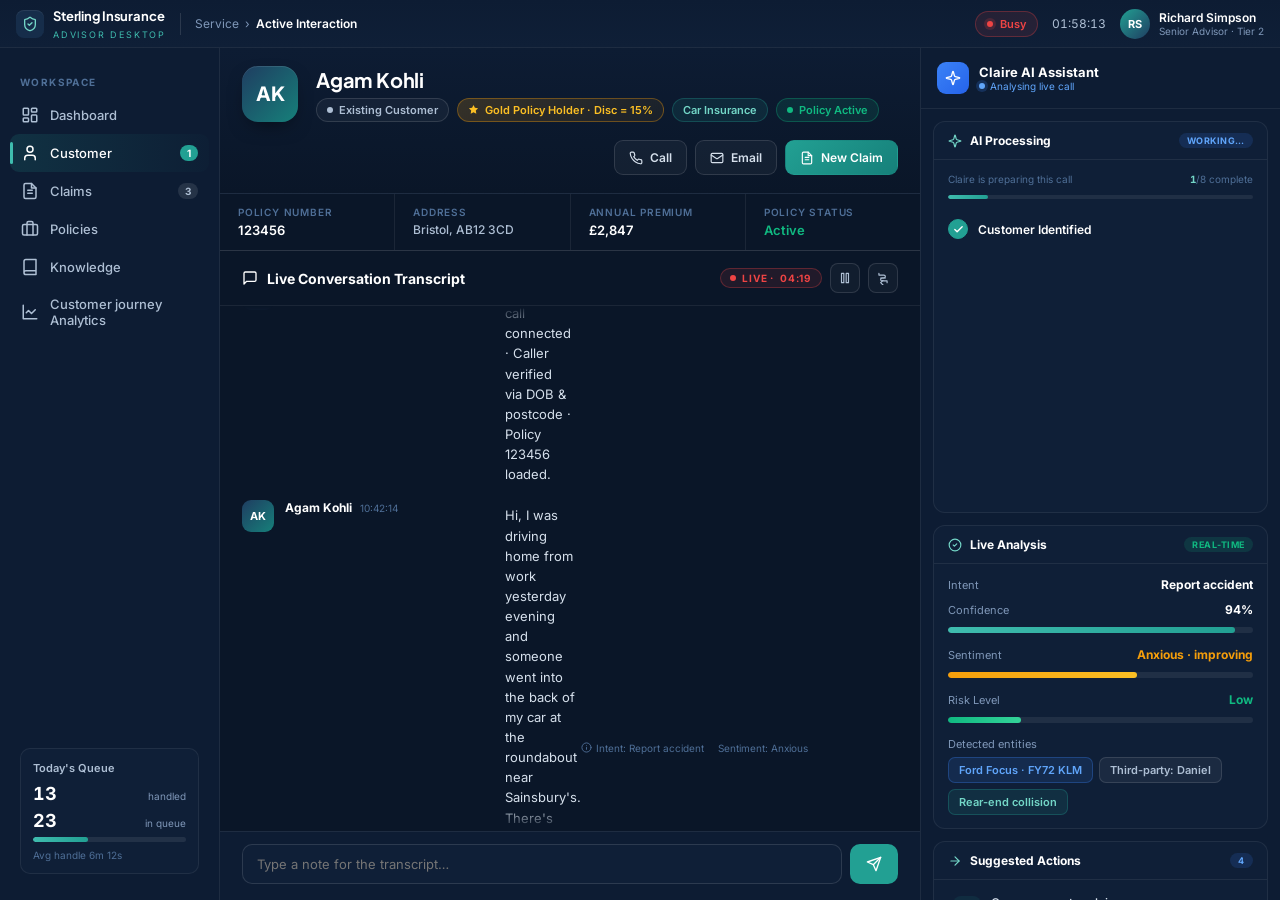
<file: agent.html>
<!doctype html>
<html lang="en">
  <head>
    <meta charset="UTF-8" />
    <meta name="viewport" content="width=device-width, initial-scale=1.0" />
    <title>Advisor Desktop — Sterling Insurance Group</title>
    <meta name="description" content="Sterling Insurance Group contact centre advisor desktop." />
    <link rel="preconnect" href="https://fonts.googleapis.com" />
    <link rel="preconnect" href="https://fonts.gstatic.com" crossorigin />
    <link href="https://fonts.googleapis.com/css2?family=Inter:wght@400;500;600;700&family=Plus+Jakarta+Sans:wght@500;600;700;800&display=swap" rel="stylesheet" />
    <style>
      :root {
        --navy-950: #060f1e;
        --navy-900: #0a1628;
        --navy-850: #0d1c33;
        --navy-800: #0f1f37;
        --navy-750: #13283f;
        --navy-700: #162d4a;
        --navy-600: #1f3d61;
        --navy-500: #2f5279;
        --navy-400: #4f6f97;
        --navy-300: #7f97b8;
        --navy-200: #aebfd4;
        --navy-100: #d6e0ec;
        --navy-50: #eef2f7;
        --teal-300: #73d6c7;
        --teal-400: #3fbcae;
        --teal-500: #22a093;
        --teal-600: #16807a;
        --blue: #3b82f6;
        --blue-light: #60a5fa;
        --amber: #f59e0b;
        --red: #ef4444;
        --green: #10b981;
        --line: rgba(255,255,255,0.07);
        --line-strong: rgba(255,255,255,0.12);
      }
      * { box-sizing: border-box; }
      html, body { margin: 0; padding: 0; height: 100%; }
      body {
        font-family: 'Inter', system-ui, -apple-system, 'Segoe UI', Roboto, sans-serif;
        background: var(--navy-950);
        color: var(--navy-100);
        overflow: hidden;
        -webkit-font-smoothing: antialiased;
        font-size: 14px;
      }
      .display { font-family: 'Plus Jakarta Sans', 'Inter', system-ui, sans-serif; }
      ::-webkit-scrollbar { width: 8px; height: 8px; }
      ::-webkit-scrollbar-track { background: transparent; }
      ::-webkit-scrollbar-thumb { background: rgba(255,255,255,0.1); border-radius: 8px; }
      ::-webkit-scrollbar-thumb:hover { background: rgba(255,255,255,0.18); }

      .app { display: grid; grid-template-rows: 48px 1fr; height: 100vh; }

      /* Top bar */
      .topbar {
        display: flex; align-items: center; justify-content: space-between;
        padding: 0 16px;
        background: linear-gradient(180deg, var(--navy-850), var(--navy-800));
        border-bottom: 1px solid var(--line);
        z-index: 20;
      }
      .topbar-left { display: flex; align-items: center; gap: 14px; }
      .brand { display: flex; align-items: center; gap: 9px; text-decoration: none; color: #fff; }
      .brand-mark {
        height: 28px; width: 28px; border-radius: 8px; background: var(--navy-700);
        display: grid; place-items: center; box-shadow: inset 0 1px 0 rgba(255,255,255,0.08);
      }
      .brand-mark svg { color: var(--teal-300); }
      .brand-name { font-weight: 700; font-size: 13px; letter-spacing: -0.01em; color: #fff; }
      .brand-sub { font-size: 9px; letter-spacing: 0.2em; text-transform: uppercase; color: var(--teal-400); }
      .topbar-divider { width: 1px; height: 22px; background: var(--line-strong); }
      .crumb { font-size: 12px; color: var(--navy-300); }
      .crumb b { color: #fff; font-weight: 600; }
      .topbar-right { display: flex; align-items: center; gap: 14px; }
      .status-pill {
        display: inline-flex; align-items: center; gap: 7px;
        font-size: 11px; font-weight: 600; color: var(--green);
        padding: 5px 11px; border-radius: 999px;
        background: rgba(16,185,129,0.1); border: 1px solid rgba(16,185,129,0.25);
      }
      .status-pill .dot { height: 6px; width: 6px; border-radius: 50%; background: var(--green); box-shadow: 0 0 0 3px rgba(16,185,129,0.18); animation: blink 2s infinite; }
      .status-pill.busy { color: var(--red); background: rgba(239,68,68,0.1); border-color: rgba(239,68,68,0.3); }
      .status-pill.busy .dot { background: var(--red); box-shadow: 0 0 0 3px rgba(239,68,68,0.18); }
      .clock { font-size: 12px; color: var(--navy-200); font-variant-numeric: tabular-nums; }
      .advisor { display: flex; align-items: center; gap: 9px; }
      .advisor-avatar {
        height: 30px; width: 30px; border-radius: 50%;
        background: linear-gradient(135deg, var(--teal-500), var(--navy-600));
        display: grid; place-items: center; font-size: 11px; font-weight: 700; color: #fff;
      }
      .advisor-name { font-size: 12px; font-weight: 600; color: #fff; }
      .advisor-role { font-size: 10px; color: var(--navy-300); }

      /* Body grid */
      .body { display: grid; grid-template-columns: 220px 1fr 360px; min-height: 0; }

      /* Left nav */
      .nav {
        background: var(--navy-850); border-right: 1px solid var(--line);
        display: flex; flex-direction: column; padding: 14px 10px;
        overflow-y: auto;
      }
      .nav-section { font-size: 10px; font-weight: 700; letter-spacing: 0.14em; text-transform: uppercase; color: var(--navy-400); padding: 14px 10px 8px; }
      .nav-item {
        display: flex; align-items: center; gap: 11px;
        padding: 10px 11px; border-radius: 9px; cursor: pointer;
        color: var(--navy-200); font-size: 13px; font-weight: 500;
        text-decoration: none; transition: all .15s; position: relative;
      }
      .nav-item:hover { background: rgba(255,255,255,0.04); color: #fff; }
      .nav-item.active { background: linear-gradient(90deg, rgba(34,160,147,0.16), rgba(34,160,147,0.02)); color: #fff; }
      .nav-item.active::before { content: ""; position: absolute; left: 0; top: 8px; bottom: 8px; width: 3px; border-radius: 3px; background: var(--teal-400); }
      .nav-item svg { flex: none; }
      .nav-item .badge { margin-left: auto; font-size: 10px; font-weight: 700; padding: 2px 7px; border-radius: 999px; background: var(--teal-500); color: #fff; }
      .nav-item .badge.muted { background: rgba(255,255,255,0.1); color: var(--navy-200); }
      .nav-footer { margin-top: auto; padding: 12px 10px; }
      .queue-card {
        background: var(--navy-800); border: 1px solid var(--line); border-radius: 10px; padding: 12px;
      }
      .queue-card h4 { margin: 0 0 8px; font-size: 11px; font-weight: 600; color: var(--navy-200); }
      .queue-stat { display: flex; justify-content: space-between; align-items: baseline; margin-bottom: 6px; }
      .queue-stat .v { font-size: 18px; font-weight: 700; color: #fff; font-variant-numeric: tabular-nums; }
      .queue-stat .l { font-size: 10px; color: var(--navy-300); }
      .queue-bar { height: 5px; border-radius: 4px; background: rgba(255,255,255,0.08); overflow: hidden; margin-top: 6px; }
      .queue-bar > span { display: block; height: 100%; background: linear-gradient(90deg, var(--teal-400), var(--teal-500)); border-radius: 4px; }

      /* Main */
      .main { display: grid; grid-template-rows: auto 1fr; min-width: 0; min-height: 0; background: var(--navy-900); }

      /* Customer header */
      .cust-header {
        display: flex; align-items: center; gap: 18px; flex-wrap: wrap;
        padding: 18px 22px; background: linear-gradient(180deg, var(--navy-850), var(--navy-900));
        border-bottom: 1px solid var(--line);
      }
      .cust-avatar {
        height: 56px; width: 56px; border-radius: 16px; flex: none;
        background: linear-gradient(135deg, var(--navy-600), var(--teal-600));
        display: grid; place-items: center; font-size: 20px; font-weight: 700; color: #fff;
        box-shadow: 0 8px 20px -8px rgba(0,0,0,0.6), inset 0 1px 0 rgba(255,255,255,0.1);
      }
      .cust-id { min-width: 0; }
      .cust-id h1 { margin: 0; font-size: 20px; font-weight: 700; color: #fff; letter-spacing: -0.01em; }
      .cust-id .meta { display: flex; flex-wrap: wrap; gap: 8px; margin-top: 6px; }
      .chip {
        display: inline-flex; align-items: center; gap: 6px;
        font-size: 11px; font-weight: 600; padding: 4px 10px; border-radius: 999px;
        border: 1px solid var(--line-strong); background: rgba(255,255,255,0.04); color: var(--navy-200);
      }
      .chip.gold { background: linear-gradient(135deg, rgba(245,158,11,0.18), rgba(245,158,11,0.06)); border-color: rgba(245,158,11,0.35); color: #fbbf24; }
      .chip.teal { background: rgba(34,160,147,0.12); border-color: rgba(34,160,147,0.3); color: var(--teal-300); }
      .chip.active { background: rgba(16,185,129,0.12); border-color: rgba(16,185,129,0.3); color: var(--green); }
      .chip .pip { height: 6px; width: 6px; border-radius: 50%; background: currentColor; }
      .cust-actions { margin-left: auto; display: flex; gap: 8px; }
      .btn {
        display: inline-flex; align-items: center; gap: 7px;
        font-family: inherit; font-size: 12px; font-weight: 600; cursor: pointer;
        padding: 9px 14px; border-radius: 9px; border: 1px solid var(--line-strong);
        background: rgba(255,255,255,0.04); color: var(--navy-100); transition: all .15s;
      }
      .btn:hover { background: rgba(255,255,255,0.08); color: #fff; }
      .btn.primary { background: linear-gradient(135deg, var(--teal-500), var(--teal-600)); border-color: transparent; color: #fff; }
      .btn.primary:hover { filter: brightness(1.08); }
      .btn.blue { background: linear-gradient(135deg, var(--blue), #2563eb); border-color: transparent; color: #fff; }

      /* Customer detail strip */
      .cust-strip {
        display: grid; grid-template-columns: repeat(4, 1fr); gap: 1px;
        background: var(--line); border-bottom: 1px solid var(--line);
      }
      .cust-strip .cell { background: var(--navy-900); padding: 12px 18px; }
      .cust-strip .k { font-size: 10px; font-weight: 600; letter-spacing: 0.08em; text-transform: uppercase; color: var(--navy-400); }
      .cust-strip .v { font-size: 13px; font-weight: 600; color: #fff; margin-top: 4px; }
      .cust-strip .v.small { font-size: 12px; font-weight: 500; color: var(--navy-200); }

      /* Transcript */
      .transcript-wrap { display: grid; grid-template-rows: auto 1fr auto; min-height: 0; }
      .panel-head {
        display: flex; align-items: center; justify-content: space-between;
        padding: 12px 22px; border-bottom: 1px solid var(--line);
      }
      .panel-head h2 { margin: 0; font-size: 14px; font-weight: 700; color: #fff; display: flex; align-items: center; gap: 9px; }
      .panel-head .tools { display: flex; gap: 8px; align-items: center; }
      .live-tag {
        display: inline-flex; align-items: center; gap: 6px;
        font-size: 10px; font-weight: 700; letter-spacing: 0.08em; text-transform: uppercase;
        color: var(--red); padding: 3px 9px; border-radius: 999px;
        background: rgba(239,68,68,0.1); border: 1px solid rgba(239,68,68,0.3);
      }
      .live-tag .dot { height: 6px; width: 6px; border-radius: 50%; background: var(--red); animation: blink 1.4s infinite; }
      .icon-btn {
        height: 30px; width: 30px; border-radius: 8px; display: grid; place-items: center;
        border: 1px solid var(--line-strong); background: rgba(255,255,255,0.03); color: var(--navy-200);
        cursor: pointer; transition: all .15s;
      }
      .icon-btn:hover { background: rgba(255,255,255,0.08); color: #fff; }

      .transcript { overflow-y: auto; padding: 18px 22px; }
      .msg { display: flex; gap: 11px; margin-bottom: 16px; animation: rise .35s ease-out both; }
      /* Subtle fade at the top/bottom edges so the auto-scroll feels continuous */
      .transcript {
        -webkit-mask-image: linear-gradient(180deg, transparent 0, #000 26px, #000 calc(100% - 26px), transparent 100%);
        mask-image: linear-gradient(180deg, transparent 0, #000 26px, #000 calc(100% - 26px), transparent 100%);
      }
      .msg .av {
        height: 32px; width: 32px; border-radius: 9px; flex: none; display: grid; place-items: center;
        font-size: 11px; font-weight: 700; color: #fff;
      }
      .msg.customer .av { background: linear-gradient(135deg, var(--navy-600), var(--teal-600)); }
      .msg.agent .av { background: linear-gradient(135deg, var(--teal-500), var(--navy-600)); }
      .msg.ai .av { background: linear-gradient(135deg, var(--blue), #2563eb); }
      .msg.system .av { background: var(--navy-700); }
      .msg .body { min-width: 0; }
      .msg .row { display: flex; align-items: baseline; gap: 8px; }
      .msg .who { font-size: 12px; font-weight: 700; color: #fff; }
      .msg .tag { font-size: 9px; font-weight: 700; letter-spacing: 0.06em; text-transform: uppercase; padding: 1px 6px; border-radius: 4px; }
      .msg.ai .tag { background: rgba(59,130,246,0.18); color: var(--blue-light); }
      .msg .time { font-size: 10px; color: var(--navy-400); }
      .msg .bubble { margin-top: 5px; font-size: 13px; line-height: 1.55; color: var(--navy-100); max-width: 560px; }
      .msg .meta-row { display: flex; gap: 14px; margin-top: 6px; font-size: 10px; color: var(--navy-400); }
      .msg .meta-row span { display: inline-flex; align-items: center; gap: 4px; }
      .typing { display: inline-flex; gap: 4px; padding: 10px 14px; background: var(--navy-800); border: 1px solid var(--line); border-radius: 12px; border-bottom-left-radius: 4px; }
      .typing span { height: 7px; width: 7px; border-radius: 50%; background: var(--navy-300); animation: blink 1.2s infinite; }
      .typing span:nth-child(2) { animation-delay: .2s; }
      .typing span:nth-child(3) { animation-delay: .4s; }

      .composer { display: flex; gap: 8px; padding: 12px 22px 16px; border-top: 1px solid var(--line); background: var(--navy-850); }
      .composer input {
        flex: 1; background: var(--navy-800); border: 1px solid var(--line-strong); border-radius: 10px;
        padding: 11px 14px; font-size: 13px; color: #fff; font-family: inherit; outline: none; transition: border-color .15s;
      }
      .composer input:focus { border-color: var(--teal-500); }
      .composer button {
        background: var(--teal-500); color: #fff; border: none; border-radius: 10px; padding: 0 16px;
        font-weight: 600; cursor: pointer; display: grid; place-items: center; transition: background .15s;
      }
      .composer button:hover { background: var(--teal-600); }

      /* Right panel */
      .right { background: var(--navy-850); border-left: 1px solid var(--line); overflow-y: auto; }
      .ai-head { padding: 14px 16px; border-bottom: 1px solid var(--line); display: flex; align-items: center; gap: 10px; }
      .ai-head .av { height: 32px; width: 32px; border-radius: 9px; background: linear-gradient(135deg, var(--blue), #2563eb); display: grid; place-items: center; }
      .ai-head .av svg { color: #fff; }
      .ai-head h3 { margin: 0; font-size: 13px; font-weight: 700; color: #fff; }
      .ai-head .s { font-size: 10px; color: var(--blue-light); display: flex; align-items: center; gap: 5px; }
      .ai-head .s .dot { height: 6px; width: 6px; border-radius: 50%; background: var(--blue-light); box-shadow: 0 0 0 3px rgba(59,130,246,0.2); animation: blink 2s infinite; }

      .card { margin: 12px; background: var(--navy-800); border: 1px solid var(--line); border-radius: 12px; overflow: hidden; }
      .card-h { display: flex; align-items: center; justify-content: space-between; padding: 11px 14px; border-bottom: 1px solid var(--line); }
      .card-h .t { font-size: 12px; font-weight: 700; color: #fff; display: flex; align-items: center; gap: 8px; }
      .card-h .t svg { color: var(--teal-300); }
      .card-h .pill { font-size: 9px; font-weight: 700; letter-spacing: 0.06em; text-transform: uppercase; padding: 2px 8px; border-radius: 999px; }
      .card-b { padding: 13px 14px; }

      .metric { display: flex; align-items: center; justify-content: space-between; margin-bottom: 10px; }
      .metric:last-child { margin-bottom: 0; }
      .metric .l { font-size: 11px; color: var(--navy-300); }
      .metric .v { font-size: 12px; font-weight: 700; color: #fff; display: inline-flex; align-items: center; gap: 6px; }
      .meter { height: 6px; border-radius: 4px; background: rgba(255,255,255,0.07); overflow: hidden; margin-top: 4px; }
      .meter > span { display: block; height: 100%; border-radius: 4px; transition: width 1.6s cubic-bezier(.4,0,.2,1); }
      .metric .v { transition: color .6s ease, opacity .5s ease; }

      .tag-row { display: flex; flex-wrap: wrap; gap: 6px; }
      .tag-row .t {
        font-size: 11px; font-weight: 600; padding: 5px 10px; border-radius: 7px;
        background: rgba(255,255,255,0.05); border: 1px solid var(--line-strong); color: var(--navy-200);
      }
      .tag-row .t.primary { background: rgba(34,160,147,0.12); border-color: rgba(34,160,147,0.3); color: var(--teal-300); }
      .tag-row .t.warn { background: rgba(245,158,11,0.12); border-color: rgba(245,158,11,0.3); color: var(--amber); }
      .tag-row .t.danger { background: rgba(239,68,68,0.12); border-color: rgba(239,68,68,0.3); color: var(--red); }
      .tag-row .t.info { background: rgba(59,130,246,0.12); border-color: rgba(59,130,246,0.3); color: var(--blue-light); }

      .action { display: flex; align-items: center; gap: 10px; padding: 9px 11px; border-radius: 9px; cursor: pointer; transition: background .15s; }
      .action:hover { background: rgba(255,255,255,0.05); }
      .action .ic { height: 28px; width: 28px; border-radius: 8px; background: rgba(34,160,147,0.1); display: grid; place-items: center; flex: none; }
      .action .ic svg { color: var(--teal-300); }
      .action .tx { font-size: 12px; font-weight: 500; color: var(--navy-100); line-height: 1.3; }
      .action .tx small { display: block; font-size: 10px; color: var(--navy-400); font-weight: 400; margin-top: 1px; }
      .action .arr { margin-left: auto; color: var(--navy-400); }

      .kbitem { padding: 10px 0; border-bottom: 1px solid var(--line); }
      .kbitem:last-child { border-bottom: none; padding-bottom: 0; }
      .kbitem:first-child { padding-top: 0; }
      .kbitem .ttl { font-size: 12px; font-weight: 600; color: #fff; display: flex; align-items: center; gap: 7px; }
      .kbitem .ttl .match { margin-left: auto; font-size: 10px; font-weight: 700; color: var(--teal-300); }
      .kbitem .d { font-size: 11px; color: var(--navy-300); margin-top: 3px; line-height: 1.4; }
      .kbitem .meta { font-size: 10px; color: var(--navy-400); margin-top: 4px; }

      .summary p { margin: 0 0 8px; font-size: 12px; line-height: 1.55; color: var(--navy-100); }
      .summary p:last-child { margin-bottom: 0; }
      .summary .hl { color: var(--teal-300); font-weight: 600; }

      .email-box { font-size: 12px; line-height: 1.55; color: var(--navy-100); }
      .email-box .to { font-size: 11px; color: var(--navy-300); margin-bottom: 8px; padding-bottom: 8px; border-bottom: 1px solid var(--line); }
      .email-box .subj { font-weight: 700; color: #fff; margin-bottom: 6px; }
      .email-box .body { white-space: pre-line; }
      .email-actions { display: flex; gap: 7px; margin-top: 12px; padding-top: 11px; border-top: 1px solid var(--line); }
      .email-actions .btn { padding: 7px 12px; font-size: 11px; }

      .check { display: flex; align-items: flex-start; gap: 10px; padding: 8px 0; }
      .check .box { height: 18px; width: 18px; border-radius: 6px; border: 1.5px solid var(--line-strong); flex: none; display: grid; place-items: center; margin-top: 1px; }
      .check.done .box { background: var(--teal-500); border-color: var(--teal-500); }
      .check.done .box svg { color: #fff; }
      .check .tx { font-size: 12px; color: var(--navy-100); line-height: 1.4; }
      .check.done .tx { color: var(--navy-300); text-decoration: line-through; }
      .check .tx small { display: block; font-size: 10px; color: var(--navy-400); }

      /* AI Assistant processing feed */
      .ai-task {
        display: flex; align-items: center; gap: 10px; padding: 8px 0;
        opacity: 0; transform: translateY(6px);
        transition: opacity .55s ease, transform .55s ease;
      }
      .ai-task.show { opacity: 1; transform: none; }
      .ai-task .tick {
        height: 20px; width: 20px; border-radius: 50%; flex: none;
        background: var(--navy-700); border: 1.5px solid var(--line-strong);
        display: grid; place-items: center;
        transform: scale(0.6); opacity: 0.5;
        transition: background .35s ease, border-color .35s ease, transform .35s cubic-bezier(.34,1.56,.64,1), opacity .35s ease;
      }
      .ai-task.show .tick {
        background: var(--teal-500); border-color: var(--teal-500);
        transform: scale(1); opacity: 1;
      }
      .ai-task .tick svg { color: #fff; opacity: 0; transition: opacity .25s ease .15s; }
      .ai-task.show .tick svg { opacity: 1; }
      .ai-task .tx { font-size: 12px; font-weight: 500; color: var(--navy-400); transition: color .4s ease; }
      .ai-task.show .tx { color: #fff; font-weight: 600; }
      .ai-progress-track { height: 4px; border-radius: 4px; background: rgba(255,255,255,0.07); overflow: hidden; margin-top: 4px; margin-bottom: 12px; }
      .ai-progress-track > span { display: block; height: 100%; width: 0%; border-radius: 4px; background: linear-gradient(90deg, var(--teal-400), var(--teal-500)); transition: width .55s ease; }
      .ai-status-line { font-size: 10px; color: var(--navy-400); margin-bottom: 10px; display: flex; align-items: center; justify-content: space-between; }
      .ai-status-line .n { font-variant-numeric: tabular-nums; color: var(--teal-300); font-weight: 700; }

      @keyframes blink { 0%,100% { opacity: 1; } 50% { opacity: 0.35; } }
      @keyframes rise { from { opacity: 0; transform: translateY(8px); } to { opacity: 1; transform: none; } }

      @media (max-width: 1180px) {
        .body { grid-template-columns: 64px 1fr 340px; }
        .nav-item span.label, .nav-section, .nav-footer { display: none; }
        .nav-item { justify-content: center; }
        .nav-item .badge { display: none; }
      }
      @media (max-width: 900px) {
        .body { grid-template-columns: 64px 1fr; }
        .right { display: none; }
        .cust-strip { grid-template-columns: repeat(2, 1fr); }
      }
    </style>
  </head>
  <body>
    <div class="app">
      <!-- Top bar -->
      <header class="topbar">
        <div class="topbar-left">
          <a class="brand" href="#" aria-label="Sterling Insurance Group">
            <span class="brand-mark">
              <svg xmlns="http://www.w3.org/2000/svg" width="16" height="16" viewBox="0 0 24 24" fill="none" stroke="currentColor" stroke-width="2" stroke-linecap="round" stroke-linejoin="round"><path d="M20 13c0 5-3.5 7.5-7.66 8.95a1 1 0 0 1-.67-.01C7.5 20.5 4 18 4 13V6a1 1 0 0 1 1-1c2 0 4.5-1.2 6.24-2.72a1.17 1.17 0 0 1 1.52 0C14.51 3.81 17 5 19 5a1 1 0 0 1 1 1z"/><path d="m9 12 2 2 4-4"/></svg>
            </span>
            <span>
              <span class="brand-name display">Sterling Insurance</span><br />
              <span class="brand-sub">Advisor Desktop</span>
            </span>
          </a>
          <span class="topbar-divider"></span>
          <span class="crumb">Service &nbsp;›&nbsp; <b>Active Interaction</b></span>
        </div>
        <div class="topbar-right">
          <span class="status-pill busy"><span class="dot"></span> Busy</span>
          <span class="clock" id="clock">--:--:--</span>
          <div class="advisor">
            <div class="advisor-avatar">RS</div>
            <div>
              <div class="advisor-name">Richard Simpson</div>
              <div class="advisor-role">Senior Advisor · Tier 2</div>
            </div>
          </div>
        </div>
      </header>

      <div class="body">
        <!-- Left nav -->
        <nav class="nav">
          <div class="nav-section">Workspace</div>
          <a class="nav-item" href="#">
            <svg xmlns="http://www.w3.org/2000/svg" width="18" height="18" viewBox="0 0 24 24" fill="none" stroke="currentColor" stroke-width="2" stroke-linecap="round" stroke-linejoin="round"><rect width="7" height="9" x="3" y="3" rx="1"/><rect width="7" height="5" x="14" y="3" rx="1"/><rect width="7" height="9" x="14" y="12" rx="1"/><rect width="7" height="5" x="3" y="16" rx="1"/></svg>
            <span class="label">Dashboard</span>
          </a>
          <a class="nav-item active" href="#">
            <svg xmlns="http://www.w3.org/2000/svg" width="18" height="18" viewBox="0 0 24 24" fill="none" stroke="currentColor" stroke-width="2" stroke-linecap="round" stroke-linejoin="round"><path d="M19 21v-2a4 4 0 0 0-4-4H9a4 4 0 0 0-4 4v2"/><circle cx="12" cy="7" r="4"/></svg>
            <span class="label">Customer</span>
            <span class="badge">1</span>
          </a>
          <a class="nav-item" href="#">
            <svg xmlns="http://www.w3.org/2000/svg" width="18" height="18" viewBox="0 0 24 24" fill="none" stroke="currentColor" stroke-width="2" stroke-linecap="round" stroke-linejoin="round"><path d="M14 2H6a2 2 0 0 0-2 2v16a2 2 0 0 0 2 2h12a2 2 0 0 0 2-2V8z"/><path d="M14 2v6h6"/><path d="M9 15h6"/><path d="M9 11h6"/></svg>
            <span class="label">Claims</span>
            <span class="badge muted">3</span>
          </a>
          <a class="nav-item" href="#">
            <svg xmlns="http://www.w3.org/2000/svg" width="18" height="18" viewBox="0 0 24 24" fill="none" stroke="currentColor" stroke-width="2" stroke-linecap="round" stroke-linejoin="round"><path d="M16 20V4a2 2 0 0 0-2-2h-4a2 2 0 0 0-2 2v16"/><rect width="20" height="14" x="2" y="6" rx="2"/></svg>
            <span class="label">Policies</span>
          </a>
          <a class="nav-item" href="#">
            <svg xmlns="http://www.w3.org/2000/svg" width="18" height="18" viewBox="0 0 24 24" fill="none" stroke="currentColor" stroke-width="2" stroke-linecap="round" stroke-linejoin="round"><path d="M4 19.5v-15A2.5 2.5 0 0 1 6.5 2H20v20H6.5a2.5 2.5 0 0 1 0-5H20"/></svg>
            <span class="label">Knowledge</span>
          </a>
          <a class="nav-item" href="#">
            <svg xmlns="http://www.w3.org/2000/svg" width="18" height="18" viewBox="0 0 24 24" fill="none" stroke="currentColor" stroke-width="2" stroke-linecap="round" stroke-linejoin="round"><path d="M3 3v18h18"/><path d="m19 9-5 5-4-4-3 3"/></svg>
            <span class="label">Customer journey Analytics</span>
          </a>

          <div class="nav-footer">
            <div class="queue-card">
              <h4>Today's Queue</h4>
              <div class="queue-stat"><span class="v">13</span><span class="l">handled</span></div>
              <div class="queue-stat"><span class="v">23</span><span class="l">in queue</span></div>
              <div class="queue-bar"><span style="width:36%"></span></div>
              <div style="font-size:10px;color:var(--navy-400);margin-top:7px;">Avg handle 6m 12s</div>
            </div>
          </div>
        </nav>

        <!-- Main -->
        <main class="main">
          <!-- Customer header -->
          <div class="cust-header">
            <div class="cust-avatar">AK</div>
            <div class="cust-id">
              <h1 class="display">Agam Kohli</h1>
              <div class="meta">
                <span class="chip"><span class="pip"></span> Existing Customer</span>
                <span class="chip gold"><svg xmlns="http://www.w3.org/2000/svg" width="11" height="11" viewBox="0 0 24 24" fill="currentColor"><path d="m12 2 3.09 6.26L22 9.27l-5 4.87 1.18 6.88L12 17.77l-6.18 3.25L7 14.14 2 9.27l6.91-1.01z"/></svg> Gold Policy Holder · Disc = 15%</span>
                <span class="chip teal">Car Insurance</span>
                <span class="chip active"><span class="pip"></span> Policy Active</span>
              </div>
            </div>
            <div class="cust-actions">
              <button class="btn"><svg xmlns="http://www.w3.org/2000/svg" width="14" height="14" viewBox="0 0 24 24" fill="none" stroke="currentColor" stroke-width="2" stroke-linecap="round" stroke-linejoin="round"><path d="M22 16.92v3a2 2 0 0 1-2.18 2 19.79 19.79 0 0 1-8.63-3.07 19.5 19.5 0 0 1-6-6 19.79 19.79 0 0 1-3.07-8.67A2 2 0 0 1 4.11 2h3a2 2 0 0 1 2 1.72c.127.96.361 1.903.7 2.81a2 2 0 0 1-.45 2.11L8.09 9.91a16 16 0 0 0 6 6l1.27-1.27a2 2 0 0 1 2.11-.45c.907.339 1.85.573 2.81.7A2 2 0 0 1 22 16.92z"/></svg> Call</button>
              <button class="btn"><svg xmlns="http://www.w3.org/2000/svg" width="14" height="14" viewBox="0 0 24 24" fill="none" stroke="currentColor" stroke-width="2" stroke-linecap="round" stroke-linejoin="round"><rect width="20" height="16" x="2" y="4" rx="2"/><path d="m22 7-8.97 5.7a1.94 1.94 0 0 1-2.06 0L2 7"/></svg> Email</button>
              <button class="btn primary"><svg xmlns="http://www.w3.org/2000/svg" width="14" height="14" viewBox="0 0 24 24" fill="none" stroke="currentColor" stroke-width="2" stroke-linecap="round" stroke-linejoin="round"><path d="M14 2H6a2 2 0 0 0-2 2v16a2 2 0 0 0 2 2h12a2 2 0 0 0 2-2V8z"/><path d="M14 2v6h6"/><path d="M9 15h6"/><path d="M9 11h6"/></svg> New Claim</button>
            </div>
          </div>

          <!-- Customer detail strip -->
          <div class="cust-strip">
            <div class="cell"><div class="k">Policy Number</div><div class="v">123456</div></div>
            <div class="cell"><div class="k">Address</div><div class="v small">Bristol, AB12 3CD</div></div>
            <div class="cell"><div class="k">Annual Premium</div><div class="v">£2,847</div></div>
            <div class="cell"><div class="k">Policy Status</div><div class="v" style="color:var(--green);">Active</div></div>
          </div>

          <!-- Transcript -->
          <div class="transcript-wrap">
            <div class="panel-head">
              <h2>
                <svg xmlns="http://www.w3.org/2000/svg" width="16" height="16" viewBox="0 0 24 24" fill="none" stroke="currentColor" stroke-width="2" stroke-linecap="round" stroke-linejoin="round"><path d="M21 15a2 2 0 0 1-2 2H7l-4 4V5a2 2 0 0 1 2-2h14a2 2 0 0 1 2 2z"/></svg>
                Live Conversation Transcript
              </h2>
              <div class="tools">
                <span class="live-tag"><span class="dot"></span> Live · <span id="callTimer">00:00</span></span>
                <button class="icon-btn" title="Pause"><svg xmlns="http://www.w3.org/2000/svg" width="14" height="14" viewBox="0 0 24 24" fill="none" stroke="currentColor" stroke-width="2" stroke-linecap="round" stroke-linejoin="round"><rect width="4" height="16" x="6" y="4"/><rect width="4" height="16" x="14" y="4"/></svg></button>
                <button class="icon-btn" title="Transfer"><svg xmlns="http://www.w3.org/2000/svg" width="14" height="14" viewBox="0 0 24 24" fill="none" stroke="currentColor" stroke-width="2" stroke-linecap="round" stroke-linejoin="round"><path d="M5 4v3h8.5a2.5 2.5 0 0 1 0 5H8"/><path d="m12 16-4 4 4 4"/><path d="M19 20v-3h-8.5a2.5 2.5 0 0 1 0-5H16"/></svg></button>
              </div>
            </div>

            <div class="transcript" id="transcript">
              <div class="msg system">
                <div class="av"><svg xmlns="http://www.w3.org/2000/svg" width="14" height="14" viewBox="0 0 24 24" fill="none" stroke="currentColor" stroke-width="2" stroke-linecap="round" stroke-linejoin="round"><circle cx="12" cy="12" r="10"/><path d="M12 16v-4"/><path d="M12 8h.01"/></svg></div>
                <div class="body">
                  <div class="row"><span class="who">System</span><span class="time">10:42:01</span></div>
                  <div class="bubble">Inbound call connected · Caller verified via DOB &amp; postcode · Policy 123456 loaded.</div>
                </div>
              </div>

              <div class="msg customer">
                <div class="av">AK</div>
                <div class="body">
                  <div class="row"><span class="who">Agam Kohli</span><span class="time">10:42:14</span></div>
                  <div class="bubble">Hi, I was driving home from work yesterday evening and someone went into the back of my car at the roundabout near Sainsbury's. There's quite a bit of damage to the rear bumper and the boot won't close properly now.</div>
                  <div class="meta-row"><span><svg xmlns="http://www.w3.org/2000/svg" width="11" height="11" viewBox="0 0 24 24" fill="none" stroke="currentColor" stroke-width="2" stroke-linecap="round" stroke-linejoin="round"><circle cx="12" cy="12" r="10"/><path d="M12 16v-4"/><path d="M12 8h.01"/></svg> Intent: Report accident</span><span>Sentiment: Anxious</span></div>
                </div>
              </div>

              <div class="msg agent">
                <div class="av">RS</div>
                <div class="body">
                  <div class="row"><span class="who">Richard (Advisor)</span><span class="time">10:42:39</span></div>
                  <div class="bubble">I'm really sorry to hear that, Mr Kohli — glad you're okay. Let's get this logged for you straight away. Was anyone else in the vehicle with you, and were there any injuries at all?</div>
                </div>
              </div>

              <div class="msg customer">
                <div class="av">AK</div>
                <div class="body">
                  <div class="row"><span class="who">Agam Kohli</span><span class="time">10:42:58</span></div>
                  <div class="bubble">No, just me, and no injuries thank goodness. The other driver admitted it was their fault and we swapped details at the scene.</div>
                </div>
              </div>

              <div class="msg ai">
                <div class="av"><svg xmlns="http://www.w3.org/2000/svg" width="14" height="14" viewBox="0 0 24 24" fill="none" stroke="currentColor" stroke-width="2" stroke-linecap="round" stroke-linejoin="round"><path d="M9.937 15.5A2 2 0 0 0 8.5 14.063l-6.135-1.582a.5.5 0 0 1 0-.962L8.5 9.936A2 2 0 0 0 9.937 8.5l1.582-6.135a.5.5 0 0 1 .962 0L14.063 8.5A2 2 0 0 0 15.5 9.937l6.135 1.581a.5.5 0 0 1 0 .964L15.5 14.063a2 2 0 0 0-1.437 1.437l-1.582 6.135a.5.5 0 0 1-.962 0z"/></svg></div>
                <div class="body">
                  <div class="row"><span class="who">Claire AI</span><span class="tag">Copilot</span><span class="time">10:43:02</span></div>
                  <div class="bubble">Third-party admitted liability at scene — capture TP name, registration and insurer. Customer is Gold tier (15% discount) with protected NCD, so no-claim impact on bonus. Recommend: open claim, arrange approved repairer pickup, and flag courtesy car entitlement.</div>
                </div>
              </div>

              <div class="msg agent">
                <div class="av">RS</div>
                <div class="body">
                  <div class="row"><span class="who">Richard (Advisor)</span><span class="time">10:43:21</span></div>
                  <div class="bubble">That's helpful, thank you. Could you share the other driver's name and registration for me? And do you have any photos of the damage you could upload through the app?</div>
                </div>
              </div>

              <div class="msg customer">
                <div class="av">AK</div>
                <div class="body">
                  <div class="row"><span class="who">Agam Kohli</span><span class="time">10:43:47</span></div>
                  <div class="bubble">Yes, the other car was a silver Ford Focus, registration FY72 KLM, driver's name was Daniel. I've got a few photos on my phone — I can send them over.</div>
                </div>
              </div>

              <div class="msg customer" id="typingMsg">
                <div class="av">AK</div>
                <div class="body">
                  <div class="row"><span class="who">Agam Kohli</span><span class="time">10:44:10</span></div>
                  <div class="typing"><span></span><span></span><span></span></div>
                </div>
              </div>
            </div>

            <form class="composer" id="composer" onsubmit="return false;">
              <input id="composerInput" type="text" placeholder="Type a note for the transcript…" autocomplete="off" />
              <button type="submit" title="Send"><svg xmlns="http://www.w3.org/2000/svg" width="16" height="16" viewBox="0 0 24 24" fill="none" stroke="currentColor" stroke-width="2" stroke-linecap="round" stroke-linejoin="round"><path d="m22 2-7 20-4-9-9-4Z"/><path d="M22 2 11 13"/></svg></button>
            </form>
          </div>
        </main>

        <!-- Right panel -->
        <aside class="right">
          <div class="ai-head">
            <div class="av"><svg xmlns="http://www.w3.org/2000/svg" width="16" height="16" viewBox="0 0 24 24" fill="none" stroke="currentColor" stroke-width="2" stroke-linecap="round" stroke-linejoin="round"><path d="M9.937 15.5A2 2 0 0 0 8.5 14.063l-6.135-1.582a.5.5 0 0 1 0-.962L8.5 9.936A2 2 0 0 0 9.937 8.5l1.582-6.135a.5.5 0 0 1 .962 0L14.063 8.5A2 2 0 0 0 15.5 9.937l6.135 1.581a.5.5 0 0 1 0 .964L15.5 14.063a2 2 0 0 0-1.437 1.437l-1.582 6.135a.5.5 0 0 1-.962 0z"/></svg></div>
            <div>
              <h3>Claire AI Assistant</h3>
              <div class="s"><span class="dot"></span> Analysing live call</div>
            </div>
          </div>

          <!-- AI Processing Feed -->
          <div class="card">
            <div class="card-h"><span class="t"><svg xmlns="http://www.w3.org/2000/svg" width="14" height="14" viewBox="0 0 24 24" fill="none" stroke="currentColor" stroke-width="2" stroke-linecap="round" stroke-linejoin="round"><path d="M9.937 15.5A2 2 0 0 0 8.5 14.063l-6.135-1.582a.5.5 0 0 1 0-.962L8.5 9.936A2 2 0 0 0 9.937 8.5l1.582-6.135a.5.5 0 0 1 .962 0L14.063 8.5A2 2 0 0 0 15.5 9.937l6.135 1.581a.5.5 0 0 1 0 .964L15.5 14.063a2 2 0 0 0-1.437 1.437l-1.582 6.135a.5.5 0 0 1-.962 0z"/></svg> AI Processing</span><span class="pill" id="aiTaskPill" style="background:rgba(59,130,246,0.15);color:var(--blue-light);">Working…</span></div>
            <div class="card-b">
              <div class="ai-status-line"><span>Claire is preparing this call</span><span><span class="n" id="aiTaskCount">0</span>/8 complete</span></div>
              <div class="ai-progress-track"><span id="aiProgressBar"></span></div>
              <div id="aiTaskList">
                <div class="ai-task" data-task="Customer Identified">
                  <div class="tick"><svg xmlns="http://www.w3.org/2000/svg" width="11" height="11" viewBox="0 0 24 24" fill="none" stroke="currentColor" stroke-width="3" stroke-linecap="round" stroke-linejoin="round"><path d="M20 6 9 17l-5-5"/></svg></div>
                  <div class="tx">Customer Identified</div>
                </div>
                <div class="ai-task" data-task="Policy Retrieved">
                  <div class="tick"><svg xmlns="http://www.w3.org/2000/svg" width="11" height="11" viewBox="0 0 24 24" fill="none" stroke="currentColor" stroke-width="3" stroke-linecap="round" stroke-linejoin="round"><path d="M20 6 9 17l-5-5"/></svg></div>
                  <div class="tx">Policy Retrieved</div>
                </div>
                <div class="ai-task" data-task="Identity Verified">
                  <div class="tick"><svg xmlns="http://www.w3.org/2000/svg" width="11" height="11" viewBox="0 0 24 24" fill="none" stroke="currentColor" stroke-width="3" stroke-linecap="round" stroke-linejoin="round"><path d="M20 6 9 17l-5-5"/></svg></div>
                  <div class="tx">Identity Verified</div>
                </div>
                <div class="ai-task" data-task="Intent Detected">
                  <div class="tick"><svg xmlns="http://www.w3.org/2000/svg" width="11" height="11" viewBox="0 0 24 24" fill="none" stroke="currentColor" stroke-width="3" stroke-linecap="round" stroke-linejoin="round"><path d="M20 6 9 17l-5-5"/></svg></div>
                  <div class="tx">Intent Detected</div>
                </div>
                <div class="ai-task" data-task="Sentiment Analysed">
                  <div class="tick"><svg xmlns="http://www.w3.org/2000/svg" width="11" height="11" viewBox="0 0 24 24" fill="none" stroke="currentColor" stroke-width="3" stroke-linecap="round" stroke-linejoin="round"><path d="M20 6 9 17l-5-5"/></svg></div>
                  <div class="tx">Sentiment Analysed</div>
                </div>
                <div class="ai-task" data-task="Claims Guidance Retrieved">
                  <div class="tick"><svg xmlns="http://www.w3.org/2000/svg" width="11" height="11" viewBox="0 0 24 24" fill="none" stroke="currentColor" stroke-width="3" stroke-linecap="round" stroke-linejoin="round"><path d="M20 6 9 17l-5-5"/></svg></div>
                  <div class="tx">Claims Guidance Retrieved</div>
                </div>
                <div class="ai-task" data-task="Advisor Brief Generated">
                  <div class="tick"><svg xmlns="http://www.w3.org/2000/svg" width="11" height="11" viewBox="0 0 24 24" fill="none" stroke="currentColor" stroke-width="3" stroke-linecap="round" stroke-linejoin="round"><path d="M20 6 9 17l-5-5"/></svg></div>
                  <div class="tx">Advisor Brief Generated</div>
                </div>
                <div class="ai-task" data-task="Follow-up Email Drafted">
                  <div class="tick"><svg xmlns="http://www.w3.org/2000/svg" width="11" height="11" viewBox="0 0 24 24" fill="none" stroke="currentColor" stroke-width="3" stroke-linecap="round" stroke-linejoin="round"><path d="M20 6 9 17l-5-5"/></svg></div>
                  <div class="tx">Follow-up Email Drafted</div>
                </div>
              </div>
            </div>
          </div>

          <!-- Intent / Sentiment / Risk -->
          <div class="card">
            <div class="card-h"><span class="t"><svg xmlns="http://www.w3.org/2000/svg" width="14" height="14" viewBox="0 0 24 24" fill="none" stroke="currentColor" stroke-width="2" stroke-linecap="round" stroke-linejoin="round"><circle cx="12" cy="12" r="10"/><path d="m9 12 2 2 4-4"/></svg> Live Analysis</span><span class="pill" style="background:rgba(16,185,129,0.15);color:var(--green);">Real-time</span></div>
            <div class="card-b">
              <div class="metric"><span class="l">Intent</span><span class="v">Report accident</span></div>
              <div class="metric"><span class="l">Confidence</span><span class="v" id="confVal">94%</span></div>
              <div class="meter"><span id="confBar" style="width:94%;background:linear-gradient(90deg,var(--teal-400),var(--teal-500));"></span></div>

              <div class="metric" style="margin-top:14px;"><span class="l">Sentiment</span><span class="v" id="sentVal" style="color:var(--amber);">Anxious · improving</span></div>
              <div class="meter"><span id="sentBar" style="width:62%;background:linear-gradient(90deg,#f59e0b,#fbbf24);"></span></div>

              <div class="metric" style="margin-top:14px;"><span class="l">Risk Level</span><span class="v" id="riskVal" style="color:var(--green);">Low</span></div>
              <div class="meter"><span id="riskBar" style="width:24%;background:linear-gradient(90deg,#10b981,#34d399);"></span></div>

              <div style="margin-top:14px;"><span class="l" style="font-size:11px;color:var(--navy-300);display:block;margin-bottom:6px;">Detected entities</span>
                <div class="tag-row">
                  <span class="t info">Ford Focus · FY72 KLM</span>
                  <span class="t">Third-party: Daniel</span>
                  <span class="t primary">Rear-end collision</span>
                </div>
              </div>
            </div>
          </div>

          <!-- Suggested Actions -->
          <div class="card">
            <div class="card-h"><span class="t"><svg xmlns="http://www.w3.org/2000/svg" width="14" height="14" viewBox="0 0 24 24" fill="none" stroke="currentColor" stroke-width="2" stroke-linecap="round" stroke-linejoin="round"><path d="M5 12h14"/><path d="m12 5 7 7-7 7"/></svg> Suggested Actions</span><span class="pill" style="background:rgba(59,130,246,0.15);color:var(--blue-light);">4</span></div>
            <div class="card-b" style="padding:6px 8px;">
              <div class="action"><div class="ic"><svg xmlns="http://www.w3.org/2000/svg" width="14" height="14" viewBox="0 0 24 24" fill="none" stroke="currentColor" stroke-width="2" stroke-linecap="round" stroke-linejoin="round"><path d="M14 2H6a2 2 0 0 0-2 2v16a2 2 0 0 0 2 2h12a2 2 0 0 0 2-2V8z"/><path d="M14 2v6h6"/></svg></div><div class="tx">Open new motor claim<small>Pre-filled with incident details</small></div><svg class="arr" xmlns="http://www.w3.org/2000/svg" width="14" height="14" viewBox="0 0 24 24" fill="none" stroke="currentColor" stroke-width="2" stroke-linecap="round" stroke-linejoin="round"><path d="m9 18 6-6-6-6"/></svg></div>
              <div class="action"><div class="ic"><svg xmlns="http://www.w3.org/2000/svg" width="14" height="14" viewBox="0 0 24 24" fill="none" stroke="currentColor" stroke-width="2" stroke-linecap="round" stroke-linejoin="round"><path d="M19 17h2c.6 0 1-.4 1-1v-3c0-.9-.7-1.7-1.5-1.9L18.6 9.8l-2.7-4.2c-.3-.4-.7-.6-1.2-.6H5.7c-.5 0-.9.2-1.2.6L1.8 9.8"/><path d="M14 17H9"/><path d="M1 17h2c.6 0 1-.4 1-1V9"/><circle cx="7" cy="17" r="2"/><circle cx="17" cy="17" r="2"/></svg></div><div class="tx">Arrange approved repairer pickup<small>Collection within 24 hrs · courtesy car included</small></div><svg class="arr" xmlns="http://www.w3.org/2000/svg" width="14" height="14" viewBox="0 0 24 24" fill="none" stroke="currentColor" stroke-width="2" stroke-linecap="round" stroke-linejoin="round"><path d="m9 18 6-6-6-6"/></svg></div>
              <div class="action"><div class="ic"><svg xmlns="http://www.w3.org/2000/svg" width="14" height="14" viewBox="0 0 24 24" fill="none" stroke="currentColor" stroke-width="2" stroke-linecap="round" stroke-linejoin="round"><path d="M16 21v-2a4 4 0 0 0-4-4H6a4 4 0 0 0-4 4v2"/><circle cx="9" cy="7" r="4"/><path d="M22 21v-2a4 4 0 0 0-3-3.87"/><path d="M16 3.13a4 4 0 0 1 0 7.75"/></svg></div><div class="tx">Send TP details to claims team<small>Recover costs from third-party insurer</small></div><svg class="arr" xmlns="http://www.w3.org/2000/svg" width="14" height="14" viewBox="0 0 24 24" fill="none" stroke="currentColor" stroke-width="2" stroke-linecap="round" stroke-linejoin="round"><path d="m9 18 6-6-6-6"/></svg></div>
              <div class="action"><div class="ic"><svg xmlns="http://www.w3.org/2000/svg" width="14" height="14" viewBox="0 0 24 24" fill="none" stroke="currentColor" stroke-width="2" stroke-linecap="round" stroke-linejoin="round"><rect width="18" height="18" x="3" y="3" rx="2"/><path d="M3 9h18"/><path d="M9 21V9"/></svg></div><div class="tx">Request photo upload<small>Damage evidence via Sterling app</small></div><svg class="arr" xmlns="http://www.w3.org/2000/svg" width="14" height="14" viewBox="0 0 24 24" fill="none" stroke="currentColor" stroke-width="2" stroke-linecap="round" stroke-linejoin="round"><path d="m9 18 6-6-6-6"/></svg></div>
            </div>
          </div>

          <!-- Knowledge Articles -->
          <div class="card">
            <div class="card-h"><span class="t"><svg xmlns="http://www.w3.org/2000/svg" width="14" height="14" viewBox="0 0 24 24" fill="none" stroke="currentColor" stroke-width="2" stroke-linecap="round" stroke-linejoin="round"><path d="M4 19.5v-15A2.5 2.5 0 0 1 6.5 2H20v20H6.5a2.5 2.5 0 0 1 0-5H20"/></svg> Knowledge Articles</span><span class="pill" style="background:rgba(34,160,147,0.15);color:var(--teal-300);">3 matches</span></div>
            <div class="card-b">
              <div class="kbitem">
                <div class="ttl">Rear-end collision — non-fault claim process <span class="match">98%</span></div>
                <div class="d">Steps for handling non-fault rear-end incidents, including TP recovery and courtesy car entitlement.</div>
                <div class="meta">KB-0412 · Updated 3 weeks ago · 4 min read</div>
              </div>
              <div class="kbitem">
                <div class="ttl">Gold tier protected NCD &amp; discount rules <span class="match">91%</span></div>
                <div class="d">How the 15% Gold discount and protected no-claims discount apply, and impact of non-fault claims.</div>
                <div class="meta">KB-0206 · Updated 2 months ago · 3 min read</div>
              </div>
              <div class="kbitem">
                <div class="ttl">Approved repair network &amp; courtesy car <span class="match">87%</span></div>
                <div class="d">Arranging vehicle collection, repairer allocation and like-for-like courtesy vehicle for comprehensive cover.</div>
                <div class="meta">KB-0731 · Updated 5 days ago · 5 min read</div>
              </div>
            </div>
          </div>

          <!-- AI Summary -->
          <div class="card">
            <div class="card-h"><span class="t"><svg xmlns="http://www.w3.org/2000/svg" width="14" height="14" viewBox="0 0 24 24" fill="none" stroke="currentColor" stroke-width="2" stroke-linecap="round" stroke-linejoin="round"><path d="M14 2H6a2 2 0 0 0-2 2v16a2 2 0 0 0 2 2h12a2 2 0 0 0 2-2V8z"/><path d="M14 2v6h6"/><path d="M16 13H8"/><path d="M16 17H8"/><path d="M10 9H8"/></svg> AI Summary</span><span class="pill" style="background:rgba(59,130,246,0.15);color:var(--blue-light);">Auto-generated</span></div>
            <div class="card-b summary">
              <p>Gold policyholder <span class="hl">Agam Kohli</span> (policy 123456, Bristol) is reporting a <span class="hl">non-fault rear-end collision</span> at a roundabout. No injuries, no passengers. Third-party driver admitted liability at scene; details captured: <span class="hl">Ford Focus FY72 KLM</span>, driver "Daniel".</p>
              <p>Vehicle has rear bumper damage and the boot will not close. Customer has photos available to upload. As a Gold tier holder (15% discount) with protected NCD, this non-fault claim will not affect the bonus. Recommend opening a claim, arranging approved-repairer pickup with courtesy car, and recovering costs from the TP insurer.</p>
            </div>
          </div>

          <!-- Draft Customer Email -->
          <div class="card">
            <div class="card-h"><span class="t"><svg xmlns="http://www.w3.org/2000/svg" width="14" height="14" viewBox="0 0 24 24" fill="none" stroke="currentColor" stroke-width="2" stroke-linecap="round" stroke-linejoin="round"><rect width="20" height="16" x="2" y="4" rx="2"/><path d="m22 7-8.97 5.7a1.94 1.94 0 0 1-2.06 0L2 7"/></svg> Draft Customer Email</span><span class="pill" style="background:rgba(245,158,11,0.15);color:var(--amber);">Draft</span></div>
            <div class="card-b">
              <div class="email-box">
                <div class="to">To: agam.kohli@example.co.uk</div>
                <div class="subj">Your claim reference — Sterling Insurance</div>
                <div class="body">Dear Mr Kohli,

Thank you for reporting your incident to us today. I'm sorry to hear about the collision and glad you weren't hurt.

As discussed, I've opened claim reference SG-CLM-2026-08842 on your comprehensive car policy (123456). As a Gold policyholder your 15% discount and no-claims discount are protected, and this non-fault claim will not affect them.

Next steps:
• Upload your photos via the Sterling app so we can assess the damage
• Our approved repairer will collect your vehicle within 24 hours
• A like-for-like courtesy car will be arranged for you
• We'll recover all costs from the third-party insurer

If you have any questions, just reply to this email or call us on 0800 123 4567 — we're here 24/7.

Kind regards,
Richard Simpson
Senior Advisor, Sterling Insurance Group</div>
                <div class="email-actions">
                  <button class="btn primary">Send</button>
                  <button class="btn">Edit</button>
                  <button class="btn">Copy</button>
                </div>
              </div>
            </div>
          </div>

          <!-- Claims Checklist -->
          <div class="card">
            <div class="card-h"><span class="t"><svg xmlns="http://www.w3.org/2000/svg" width="14" height="14" viewBox="0 0 24 24" fill="none" stroke="currentColor" stroke-width="2" stroke-linecap="round" stroke-linejoin="round"><path d="m9 11 3 3L22 4"/><path d="M21 12v7a2 2 0 0 1-2 2H5a2 2 0 0 1-2-2V5a2 2 0 0 1 2-2h11"/></svg> Claims Checklist</span><span class="pill" style="background:rgba(16,185,129,0.15);color:var(--green);">3 of 7</span></div>
            <div class="card-b">
              <div class="check done"><div class="box"><svg xmlns="http://www.w3.org/2000/svg" width="11" height="11" viewBox="0 0 24 24" fill="none" stroke="currentColor" stroke-width="3" stroke-linecap="round" stroke-linejoin="round"><path d="M20 6 9 17l-5-5"/></svg></div><div class="tx">Verify caller identity<small>DOB &amp; postcode confirmed</small></div></div>
              <div class="check done"><div class="box"><svg xmlns="http://www.w3.org/2000/svg" width="11" height="11" viewBox="0 0 24 24" fill="none" stroke="currentColor" stroke-width="3" stroke-linecap="round" stroke-linejoin="round"><path d="M20 6 9 17l-5-5"/></svg></div><div class="tx">Capture incident details<small>Date, location, circumstances</small></div></div>
              <div class="check done"><div class="box"><svg xmlns="http://www.w3.org/2000/svg" width="11" height="11" viewBox="0 0 24 24" fill="none" stroke="currentColor" stroke-width="3" stroke-linecap="round" stroke-linejoin="round"><path d="M20 6 9 17l-5-5"/></svg></div><div class="tx">Record third-party details<small>Ford Focus FY72 KLM · Daniel</small></div></div>
              <div class="check"><div class="box"></div><div class="tx">Open claim &amp; generate reference<small>SG-CLM-2026-08842 pending</small></div></div>
              <div class="check"><div class="box"></div><div class="tx">Request damage photos<small>Awaiting customer upload</small></div></div>
              <div class="check"><div class="box"></div><div class="tx">Arrange repairer pickup &amp; courtesy car<small>24-hr SLA</small></div></div>
              <div class="check"><div class="box"></div><div class="tx">Send confirmation email<small>Draft ready for review</small></div></div>
            </div>
          </div>
        </aside>
      </div>
    </div>

    <script>
      // Live clock
      function tick() {
        var d = new Date();
        var p = function (n) { return String(n).padStart(2, '0'); };
        document.getElementById('clock').textContent = p(d.getHours()) + ':' + p(d.getMinutes()) + ':' + p(d.getSeconds());
      }
      tick(); setInterval(tick, 1000);

      // Live call timer — counts up from when the page loads (call started at 04:18)
      (function () {
        var callTimerEl = document.getElementById('callTimer');
        var startSeconds = 4 * 60 + 18; // matches the transcript's elapsed time
        var p = function (n) { return String(n).padStart(2, '0'); };
        function updateTimer() {
          startSeconds++;
          var m = Math.floor(startSeconds / 60);
          var s = startSeconds % 60;
          callTimerEl.textContent = p(m) + ':' + p(s);
        }
        setInterval(updateTimer, 1000);
      })();

      // AI Assistant task feed — reveal one completed task every 2 seconds, then loop
      (function () {
        var items = document.querySelectorAll('#aiTaskList .ai-task');
        var countEl = document.getElementById('aiTaskCount');
        var barEl = document.getElementById('aiProgressBar');
        var pillEl = document.getElementById('aiTaskPill');
        var total = items.length;
        var i = 0;

        function setWorking() {
          pillEl.textContent = 'Working…';
          pillEl.style.background = 'rgba(59,130,246,0.15)';
          pillEl.style.color = 'var(--blue-light)';
        }

        function resetCycle() {
          // Fade everything out, then start the sequence again
          for (var k = 0; k < total; k++) items[k].classList.remove('show');
          i = 0;
          countEl.textContent = '0';
          barEl.style.width = '0%';
          setWorking();
          setTimeout(revealNext, 1200);
        }

        function revealNext() {
          if (i >= total) {
            pillEl.textContent = 'Complete';
            pillEl.style.background = 'rgba(16,185,129,0.15)';
            pillEl.style.color = 'var(--green)';
            setTimeout(resetCycle, 3500); // hold on "Complete", then loop
            return;
          }
          items[i].classList.add('show');
          i++;
          countEl.textContent = i;
          barEl.style.width = Math.round((i / total) * 100) + '%';
          setTimeout(revealNext, i < total ? 2000 : 600);
        }

        setTimeout(revealNext, 600);
      })();

      // Live Analysis — gently drift the confidence / sentiment / risk meters on a loop
      (function () {
        var states = [
          { conf: 94, confTxt: '94%', sent: 62, sentTxt: 'Anxious · improving', sentCol: 'var(--amber)', risk: 24, riskTxt: 'Low', riskCol: 'var(--green)' },
          { conf: 96, confTxt: '96%', sent: 71, sentTxt: 'Calmer · reassured', sentCol: 'var(--teal-300)', risk: 19, riskTxt: 'Low', riskCol: 'var(--green)' },
          { conf: 91, confTxt: '91%', sent: 55, sentTxt: 'Concerned · stable', sentCol: 'var(--amber)', risk: 34, riskTxt: 'Low–Moderate', riskCol: 'var(--amber)' },
          { conf: 98, confTxt: '98%', sent: 80, sentTxt: 'Positive · satisfied', sentCol: 'var(--teal-300)', risk: 15, riskTxt: 'Low', riskCol: 'var(--green)' }
        ];
        var confBar = document.getElementById('confBar');
        var confVal = document.getElementById('confVal');
        var sentBar = document.getElementById('sentBar');
        var sentVal = document.getElementById('sentVal');
        var riskBar = document.getElementById('riskBar');
        var riskVal = document.getElementById('riskVal');
        var idx = 0;

        function fadeSwap(el, text, colour) {
          el.style.opacity = '0';
          setTimeout(function () {
            el.textContent = text;
            if (colour) el.style.color = colour;
            el.style.opacity = '1';
          }, 450);
        }

        function applyState() {
          idx = (idx + 1) % states.length;
          var s = states[idx];
          confBar.style.width = s.conf + '%';
          sentBar.style.width = s.sent + '%';
          riskBar.style.width = s.risk + '%';
          fadeSwap(confVal, s.confTxt);
          fadeSwap(sentVal, s.sentTxt, s.sentCol);
          fadeSwap(riskVal, s.riskTxt, s.riskCol);
        }

        setInterval(applyState, 4000);
      })();

      // Composer appends advisor notes to the transcript
      var transcript = document.getElementById('transcript');
      var typingMsg = document.getElementById('typingMsg');
      var form = document.getElementById('composer');
      var input = document.getElementById('composerInput');
      form.addEventListener('submit', function (e) {
        e.preventDefault();
        var text = input.value.trim();
        if (!text) return;
        var node = document.createElement('div');
        node.className = 'msg agent';
        node.innerHTML =
          '<div class="av">RS</div>' +
          '<div class="body">' +
          '<div class="row"><span class="who">Richard (Advisor)</span><span class="time">' + new Date().toLocaleTimeString('en-GB') + '</span></div>' +
          '<div class="bubble">' + text.replace(/</g, '&lt;') + '</div>' +
          '</div>';
        transcript.insertBefore(node, typingMsg);
        input.value = '';
        transcript.scrollTop = transcript.scrollHeight;
      });

      // Live transcript — slow continuous auto-scroll that loops back to the top
      (function () {
        var paused = false;
        var pos = 0;
        var SPEED = 0.75; // pixels per frame — steady, readable drift
        var END_GAP = 8;  // restart this far from the bottom so no blank space is shown

        // Don't fight the user: pause on hover, manual scroll, or while typing a note
        transcript.addEventListener('mouseenter', function () { paused = true; });
        transcript.addEventListener('mouseleave', function () { pos = transcript.scrollTop; paused = false; });
        transcript.addEventListener('wheel', function () {
          paused = true;
          clearTimeout(transcript._resumeT);
          transcript._resumeT = setTimeout(function () { pos = transcript.scrollTop; paused = false; }, 3000);
        });
        input.addEventListener('focus', function () { paused = true; });
        input.addEventListener('blur', function () {
          setTimeout(function () { pos = transcript.scrollTop; paused = false; }, 1500);
        });

        function step() {
          var max = transcript.scrollHeight - transcript.clientHeight;

          if (!paused && max > 4) {
            pos += SPEED;
            if (pos >= max - END_GAP) {
              // Near the end — brief beat, then glide straight back to the top
              paused = true;
              setTimeout(function () {
                transcript.scrollTo({ top: 0, behavior: 'smooth' });
                setTimeout(function () { pos = 0; paused = false; }, 700);
              }, 900);
            } else {
              transcript.scrollTop = pos;
            }
          }
          requestAnimationFrame(step);
        }

        pos = transcript.scrollTop;
        requestAnimationFrame(step);
      })();
    </script>
  </body>
</html>
</file>
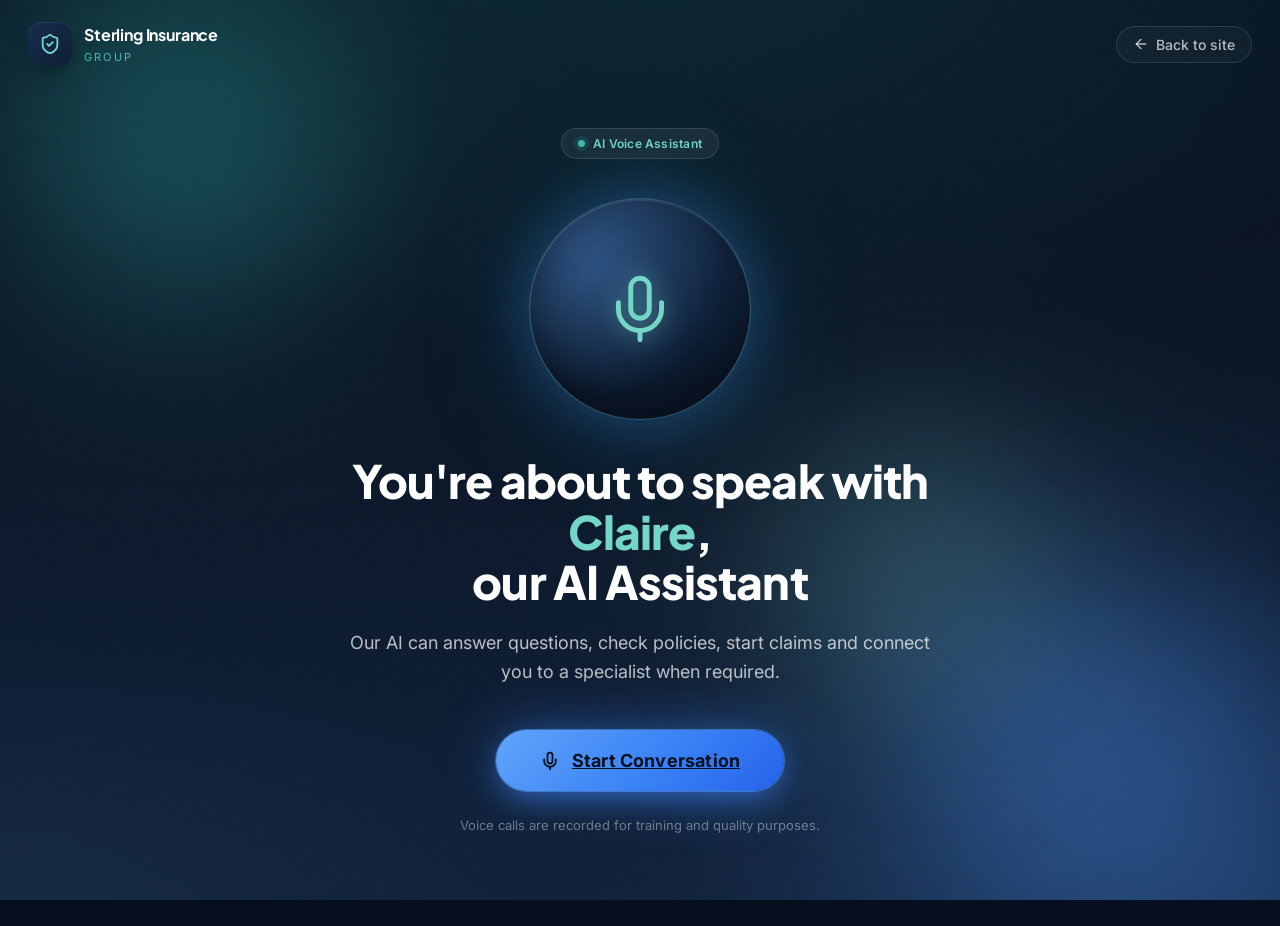
<file: ai.html>
<!doctype html>
<html lang="en">
  <head>
    <meta charset="UTF-8" />
    <meta name="viewport" content="width=device-width, initial-scale=1.0" />
    <title>Speak with Claire — AI Assistant | Sterling Insurance Group</title>
    <meta name="description" content="You're about to speak with Claire, our AI Assistant. Ask questions, check policies, start claims and get connected to a specialist when needed." />
    
    <link rel="preconnect" href="https://fonts.googleapis.com" />
    <link rel="preconnect" href="https://fonts.gstatic.com" crossorigin />
    <link href="https://fonts.googleapis.com/css2?family=Inter:wght@400;500;600;700&family=Plus+Jakarta+Sans:wght@500;600;700;800&display=swap" rel="stylesheet" />
    <style>
      :root {
        --navy-700: #162d4a;
        --navy-800: #0f1f37;
        --navy-900: #0a1628;
        --navy-950: #060f1e;
        --teal-300: #73d6c7;
        --teal-400: #3fbcae;
        --teal-500: #22a093;
        --blue: #3b82f6;
        --blue-glow: #60a5fa;
      }
      * { box-sizing: border-box; }
      html, body { margin: 0; padding: 0; height: 100%; }
      body {
        font-family: 'Inter', system-ui, -apple-system, 'Segoe UI', Roboto, sans-serif;
        background: var(--navy-950);
        color: #fff;
        min-height: 100vh;
        overflow-x: hidden;
        -webkit-font-smoothing: antialiased;
        position: relative;
      }
      .display { font-family: 'Plus Jakarta Sans', 'Inter', system-ui, sans-serif; }

      /* Animated gradient backdrop */
      .backdrop {
        position: fixed; inset: 0; z-index: 0; overflow: hidden;
        background:
          radial-gradient(120% 80% at 50% -10%, rgba(34,160,147,0.18), transparent 60%),
          radial-gradient(100% 70% at 100% 100%, rgba(59,130,246,0.16), transparent 55%),
          radial-gradient(90% 60% at 0% 100%, rgba(22,45,74,0.6), transparent 50%),
          linear-gradient(180deg, #060f1e 0%, #0a1628 50%, #0f1f37 100%);
      }
      .blob {
        position: absolute; border-radius: 50%; filter: blur(80px); opacity: 0.5;
        mix-blend-mode: screen;
        animation: drift 18s ease-in-out infinite;
      }
      .blob.b1 { width: 520px; height: 520px; background: radial-gradient(circle, #22a093, transparent 70%); top: -120px; left: -80px; }
      .blob.b2 { width: 600px; height: 600px; background: radial-gradient(circle, #3b82f6, transparent 70%); bottom: -160px; right: -120px; animation-delay: -6s; animation-duration: 22s; }
      .blob.b3 { width: 420px; height: 420px; background: radial-gradient(circle, #73d6c7, transparent 70%); top: 40%; left: 55%; animation-delay: -11s; animation-duration: 26s; opacity: 0.35; }
      @keyframes drift {
        0%,100% { transform: translate(0,0) scale(1); }
        33% { transform: translate(40px,-30px) scale(1.08); }
        66% { transform: translate(-30px,20px) scale(0.95); }
      }
      .grain {
        position: fixed; inset: 0; z-index: 1; pointer-events: none; opacity: 0.04;
        background-image: url("data:image/svg+xml,%3Csvg xmlns='http://www.w3.org/2000/svg' width='160' height='160'%3E%3Cfilter id='n'%3E%3CfeTurbulence type='fractalNoise' baseFrequency='0.9' numOctaves='2'/%3E%3C/filter%3E%3Crect width='100%25' height='100%25' filter='url(%23n)'/%3E%3C/svg%3E");
      }

      /* Top bar */
      .topbar {
        position: relative; z-index: 10;
        display: flex; align-items: center; justify-content: space-between;
        padding: 22px 28px;
      }
      .brand { display: flex; align-items: center; gap: 12px; text-decoration: none; color: #fff; }
      .brand-mark {
        height: 44px; width: 44px; border-radius: 13px;
        background: linear-gradient(135deg, var(--navy-700), var(--navy-800));
        display: grid; place-items: center;
        box-shadow: 0 8px 24px -8px rgba(0,0,0,0.6), inset 0 1px 0 rgba(255,255,255,0.08);
      }
      .brand-mark svg { color: var(--teal-300); }
      .brand-name { font-weight: 700; font-size: 16px; letter-spacing: -0.01em; }
      .brand-sub { font-size: 11px; letter-spacing: 0.2em; text-transform: uppercase; color: var(--teal-400); }
      .back-link {
        display: inline-flex; align-items: center; gap: 7px;
        font-size: 14px; font-weight: 500; color: rgba(255,255,255,0.7);
        text-decoration: none; padding: 9px 16px; border-radius: 999px;
        border: 1px solid rgba(255,255,255,0.12); background: rgba(255,255,255,0.03);
        transition: all .25s;
      }
      .back-link:hover { color: #fff; background: rgba(255,255,255,0.08); border-color: rgba(255,255,255,0.2); }

      /* Center stage */
      .stage {
        position: relative; z-index: 5;
        min-height: calc(100vh - 110px);
        display: flex; flex-direction: column; align-items: center; justify-content: center;
        text-align: center; padding: 40px 24px 80px;
      }

      .badge {
        display: inline-flex; align-items: center; gap: 8px;
        padding: 7px 16px; border-radius: 999px;
        background: rgba(255,255,255,0.06); border: 1px solid rgba(255,255,255,0.12);
        font-size: 12px; font-weight: 600; color: var(--teal-300);
        letter-spacing: 0.02em;
        animation: fadeUp .8s ease-out both;
      }
      .badge .pip { height: 7px; width: 7px; border-radius: 50%; background: var(--teal-400); box-shadow: 0 0 0 4px rgba(34,160,147,0.18); }

      /* Microphone */
      .mic-wrap {
        position: relative; margin: 40px 0 36px;
        animation: fadeUp .9s .1s ease-out both;
      }
      .mic-rings { position: absolute; inset: 0; display: grid; place-items: center; pointer-events: none; }
      .ring {
        position: absolute; border-radius: 50%;
        border: 1px solid rgba(115,214,199,0.35);
        animation: pulse 3s ease-out infinite;
      }
      .ring.r1 { width: 220px; height: 220px; animation-delay: 0s; }
      .ring.r2 { width: 220px; height: 220px; animation-delay: 1s; border-color: rgba(96,165,250,0.3); }
      .ring.r3 { width: 220px; height: 220px; animation-delay: 2s; border-color: rgba(115,214,199,0.25); }
      @keyframes pulse {
        0% { transform: scale(1); opacity: 0.7; }
        100% { transform: scale(2.2); opacity: 0; }
      }
      .mic {
        position: relative; z-index: 2;
        height: 220px; width: 220px; border-radius: 50%;
        display: grid; place-items: center;
        background:
          radial-gradient(circle at 30% 30%, rgba(96,165,250,0.35), transparent 60%),
          linear-gradient(160deg, #162d4a, #0a1628);
        box-shadow:
          0 0 0 1px rgba(115,214,199,0.25),
          0 0 60px rgba(59,130,246,0.35),
          0 0 120px rgba(34,160,147,0.25),
          inset 0 2px 0 rgba(255,255,255,0.08),
          inset 0 -20px 40px rgba(0,0,0,0.4);
        animation: breathe 4s ease-in-out infinite;
      }
      @keyframes breathe {
        0%,100% { box-shadow: 0 0 0 1px rgba(115,214,199,0.25), 0 0 60px rgba(59,130,246,0.35), 0 0 120px rgba(34,160,147,0.25), inset 0 2px 0 rgba(255,255,255,0.08), inset 0 -20px 40px rgba(0,0,0,0.4); }
        50% { box-shadow: 0 0 0 1px rgba(115,214,199,0.4), 0 0 90px rgba(59,130,246,0.5), 0 0 160px rgba(34,160,147,0.35), inset 0 2px 0 rgba(255,255,255,0.12), inset 0 -20px 40px rgba(0,0,0,0.4); }
      }
      .mic svg { color: var(--teal-300); filter: drop-shadow(0 0 12px rgba(115,214,199,0.6)); }

      .heading {
        font-size: clamp(28px, 4.5vw, 46px);
        font-weight: 800; letter-spacing: -0.02em; line-height: 1.1;
        max-width: 720px; margin: 0;
        animation: fadeUp 1s .2s ease-out both;
      }
      .heading .accent { color: var(--teal-300); }
      .sub {
        margin: 22px auto 0; max-width: 580px;
        font-size: 18px; line-height: 1.6; color: rgba(255,255,255,0.72);
        animation: fadeUp 1s .3s ease-out both;
      }

      .cta-wrap { margin-top: 44px; animation: fadeUp 1s .4s ease-out both; }
      .cta {
        position: relative;
        display: inline-flex; align-items: center; gap: 12px;
        padding: 20px 44px; border-radius: 999px;
        font-family: inherit; font-size: 18px; font-weight: 700; letter-spacing: 0.01em;
        color: #06121f; cursor: pointer; border: none;
        background: linear-gradient(135deg, #60a5fa, #3b82f6 55%, #2563eb);
        box-shadow:
          0 0 0 1px rgba(96,165,250,0.5),
          0 10px 30px -6px rgba(59,130,246,0.6),
          0 0 60px rgba(59,130,246,0.45);
        transition: transform .25s ease, box-shadow .25s ease, filter .25s ease;
        overflow: hidden;
      }
      .cta::before {
        content: ""; position: absolute; inset: 0; border-radius: inherit;
        background: linear-gradient(135deg, rgba(255,255,255,0.4), transparent 50%);
        opacity: 0; transition: opacity .25s;
      }
      .cta:hover { transform: translateY(-2px); filter: brightness(1.05);
        box-shadow: 0 0 0 1px rgba(96,165,250,0.7), 0 16px 40px -6px rgba(59,130,246,0.75), 0 0 90px rgba(59,130,246,0.55); }
      .cta:hover::before { opacity: 1; }
      .cta:active { transform: translateY(0); }
      .cta .sheen {
        position: absolute; top: 0; left: -120%; height: 100%; width: 60%;
        background: linear-gradient(120deg, transparent, rgba(255,255,255,0.55), transparent);
        transform: skewX(-20deg); animation: sheen 3.5s ease-in-out infinite;
      }
      @keyframes sheen { 0%,100% { left: -120%; } 50% { left: 140%; } }

      .footnote {
        margin-top: 26px; font-size: 13px; color: rgba(255,255,255,0.4);
        animation: fadeUp 1s .5s ease-out both;
      }

      @keyframes fadeUp { from { opacity: 0; transform: translateY(22px); } to { opacity: 1; transform: none; } }

      @media (max-width: 600px) {
        .topbar { padding: 16px 18px; }
        .brand-sub { display: none; }
        .mic, .ring.r1, .ring.r2, .ring.r3 { width: 180px; height: 180px; }
        .cta { padding: 18px 34px; font-size: 16px; }
      }
    </style>
  </head>
  <body>
    <div class="backdrop" aria-hidden="true">
      <div class="blob b1"></div>
      <div class="blob b2"></div>
      <div class="blob b3"></div>
    </div>
    <div class="grain" aria-hidden="true"></div>

    <header class="topbar">
      <a class="brand" href="./index.html" aria-label="Sterling Insurance Group — home">
        <span class="brand-mark">
          <svg xmlns="http://www.w3.org/2000/svg" width="22" height="22" viewBox="0 0 24 24" fill="none" stroke="currentColor" stroke-width="2" stroke-linecap="round" stroke-linejoin="round"><path d="M20 13c0 5-3.5 7.5-7.66 8.95a1 1 0 0 1-.67-.01C7.5 20.5 4 18 4 13V6a1 1 0 0 1 1-1c2 0 4.5-1.2 6.24-2.72a1.17 1.17 0 0 1 1.52 0C14.51 3.81 17 5 19 5a1 1 0 0 1 1 1z"/><path d="m9 12 2 2 4-4"/></svg>
        </span>
        <span>
          <span class="brand-name display">Sterling Insurance</span><br />
          <span class="brand-sub">Group</span>
        </span>
      </a>
      <a class="back-link" href="./index.html">
        <svg xmlns="http://www.w3.org/2000/svg" width="16" height="16" viewBox="0 0 24 24" fill="none" stroke="currentColor" stroke-width="2" stroke-linecap="round" stroke-linejoin="round"><path d="m12 19-7-7 7-7"/><path d="M19 12H5"/></svg>
        Back to site
      </a>
    </header>

    <main class="stage">
      <span class="badge"><span class="pip"></span> AI Voice Assistant</span>

      <div class="mic-wrap">
        <div class="mic-rings" aria-hidden="true">
          <span class="ring r1"></span>
          <span class="ring r2"></span>
          <span class="ring r3"></span>
        </div>
        <div class="mic" role="img" aria-label="Microphone">
          <svg xmlns="http://www.w3.org/2000/svg" width="74" height="74" viewBox="0 0 24 24" fill="none" stroke="currentColor" stroke-width="1.6" stroke-linecap="round" stroke-linejoin="round">
            <path d="M12 2a3 3 0 0 0-3 3v7a3 3 0 0 0 6 0V5a3 3 0 0 0-3-3z"/>
            <path d="M19 10v2a7 7 0 0 1-14 0v-2"/>
            <line x1="12" y1="19" x2="12" y2="22"/>
          </svg>
        </div>
      </div>

      <h1 class="heading display">
        You&apos;re about to speak with <span class="accent">Claire</span>,<br />our AI Assistant
      </h1>
      <p class="sub">
        Our AI can answer questions, check policies, start claims and connect you to a specialist when required.
      </p>

      <div class="cta-wrap">
        <a
          class="cta"
          id="startBtn"
          href="#"
          target="_blank"
          rel="noopener noreferrer"
          aria-label="Start conversation with Claire"
        >
          <span class="sheen" aria-hidden="true"></span>
          <svg xmlns="http://www.w3.org/2000/svg" width="20" height="20" viewBox="0 0 24 24" fill="none" stroke="currentColor" stroke-width="2.2" stroke-linecap="round" stroke-linejoin="round"><path d="M12 2a3 3 0 0 0-3 3v7a3 3 0 0 0 6 0V5a3 3 0 0 0-3-3z"/><path d="M19 10v2a7 7 0 0 1-14 0v-2"/><line x1="12" y1="19" x2="12" y2="22"/></svg>
          Start Conversation
        </a>
      </div>

      <p class="footnote">Voice calls are recorded for training and quality purposes.</p>
    </main>

    <script>
      // Replace this placeholder with your ElevenLabs conversational AI URL.
      // It will typically look like: https://convai.elevenlabs.io/...
      var ELEVENLABS_URL = "https://elevenlabs.io/app/agents/agents/agent_4601kycxb9zvfxnbqvs5d32ssm9j/preview?include_draft=true&branchId=agtbrch_7601kycxbbq7fwxtvs880brmhvtm";
      document.getElementById('startBtn').setAttribute('href', ELEVENLABS_URL);
    </script>
  </body>
</html>
</file>
